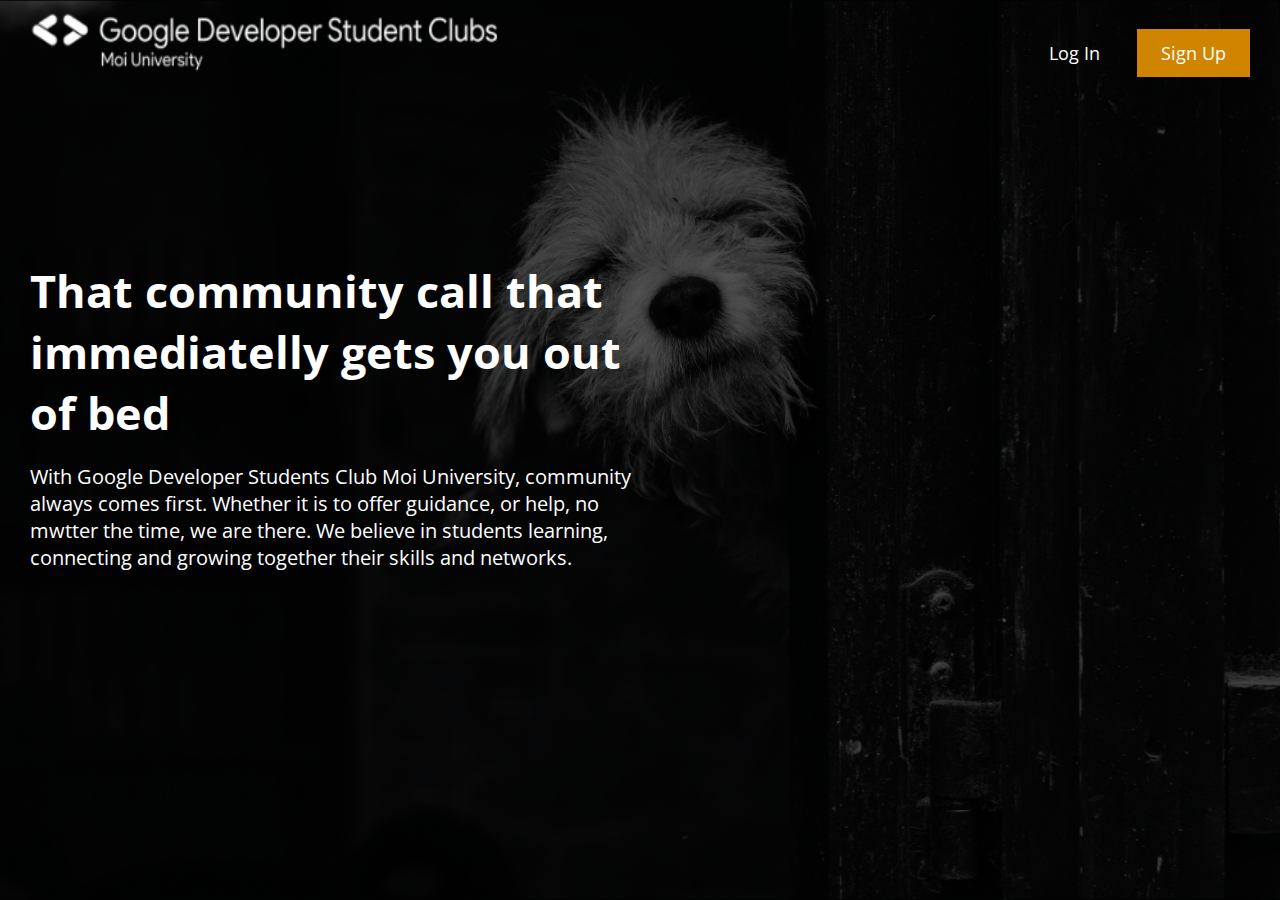
<file: index.html>
<!DOCTYPE html>
<html lang="en">
<head>
    <meta charset="UTF-8">
    <meta http-equiv="X-UA-Compatible" content="IE=edge">
    <meta name="viewport" content="width=device-width, initial-scale=1.0">
    <link rel="stylesheet" href="css/style.css">
    <link rel="preconnect" href="https://fonts.googleapis.com" >
<link rel="preconnect" href="https://fonts.gstatic.com" crossorigin>
<link href="https://fonts.googleapis.com/css2?family=Open+Sans:ital,wght@0,300;1,800&display=swap" rel="stylesheet">
    <title>Landing page</title>
</head>
<body>
    <div class="showcase">
        <div class="container">
            <nav>
                <img src="./img/GDSC Logos.png" alt="Logo">
                <div class="nav-buttons">
                    <ul>
                        <li><a href="login.html">Log In</a></li>
                        <li><a href="signup.html">Sign Up</a></li>
                    </ul>
                </div>
        </nav>
        <main>
            <section id="info">
                <div>
                    <h1>That community call that immediatelly gets you out of bed</h1>
                    <p>With Google Developer Students Club Moi University, community always comes first. Whether it is to offer guidance, or help, no mwtter the time, we are there. We believe in students learning, connecting and growing together their skills and networks.</p>
                </div>
                <form action="">
                </form>
            </section>
        </main>
        
        </div>
        
    </div>
</body>
</html>
</file>
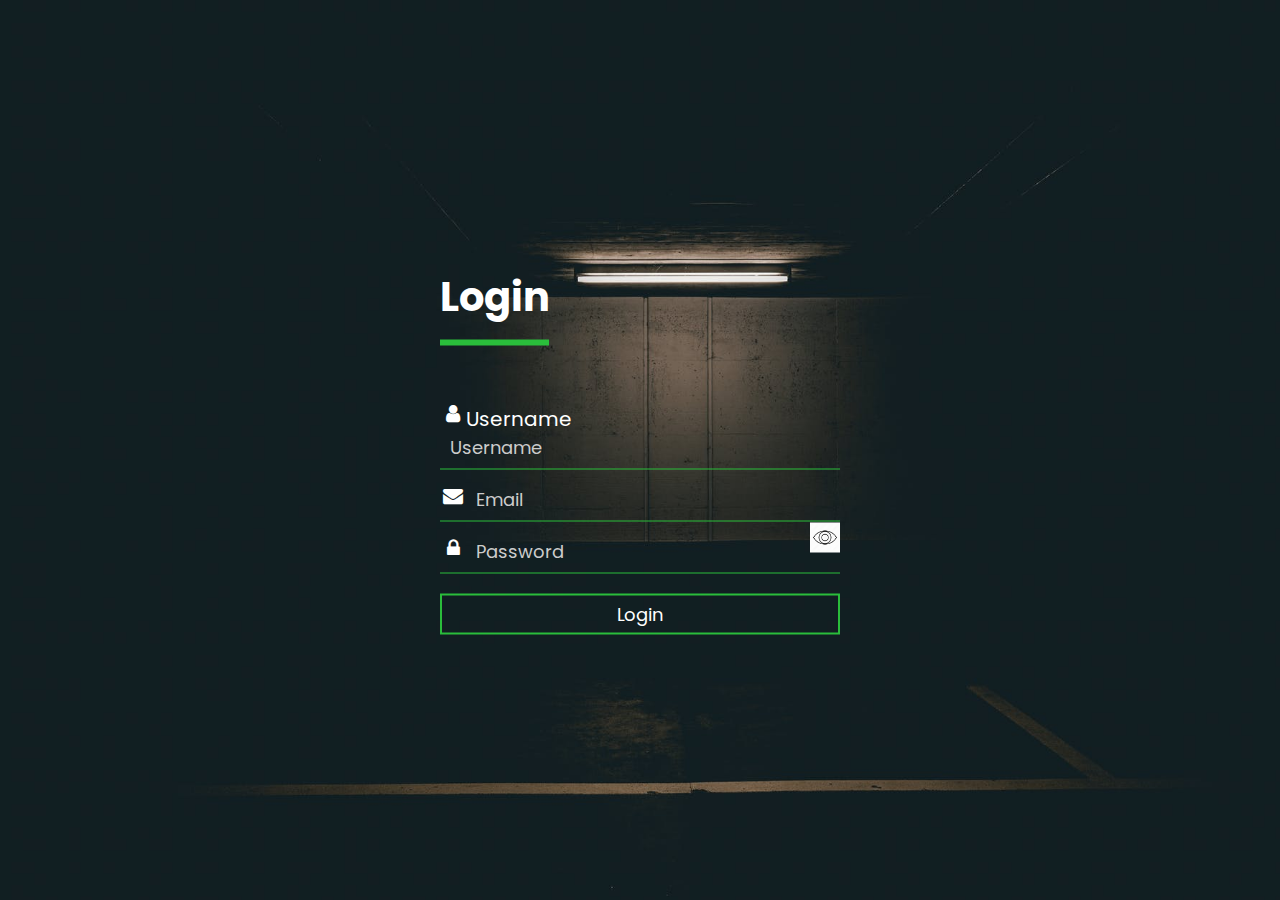
<file: login.html>
<!DOCTYPE html>
<html lang="en">
<head>
    <meta charset="UTF-8">
    <meta name="viewport" content="width=device-width, initial-scale=1.0">
    <link rel="stylesheet" href="./css/forms.css">
    <title>Login</title>
</head>
<body>
    <form id="form" action="#">
    <div class="login-box">
        <h1>Login</h1>
    <div class="textbox">
        <i class="fa fa-user" aria-hidden="true"></i>
        <label for="username">Username</label>
        <input id="username" type="text" placeholder="Username" value="" >
        <span id="text1" class="txt"></span>
    </div>
    <div class="textbox" id="textbox1">
        <i class="fa fa-envelope" aria-hidden="true"></i>
        <div class="inputbox">
        <input type="email" placeholder="Email" value="" id="email" >
        <span id="text" class="txt" ></span>
        </div>
    </div>
    <div class="textbox">
        <i class="fa fa-lock" aria-hidden="true"></i>
    <input type="password" id="password" placeholder="Password" value="" >
    <span id="text2" onclick="showHide();"></span>
    <span id="text3" class="txt"></span>
    </div>
   
    <input class="btn" type="button" value="Login" onclick="formChecker(event);">
    </div>
    </form>

    <script src="./scripts/validator.js"></script>
</body>
</html>
</file>
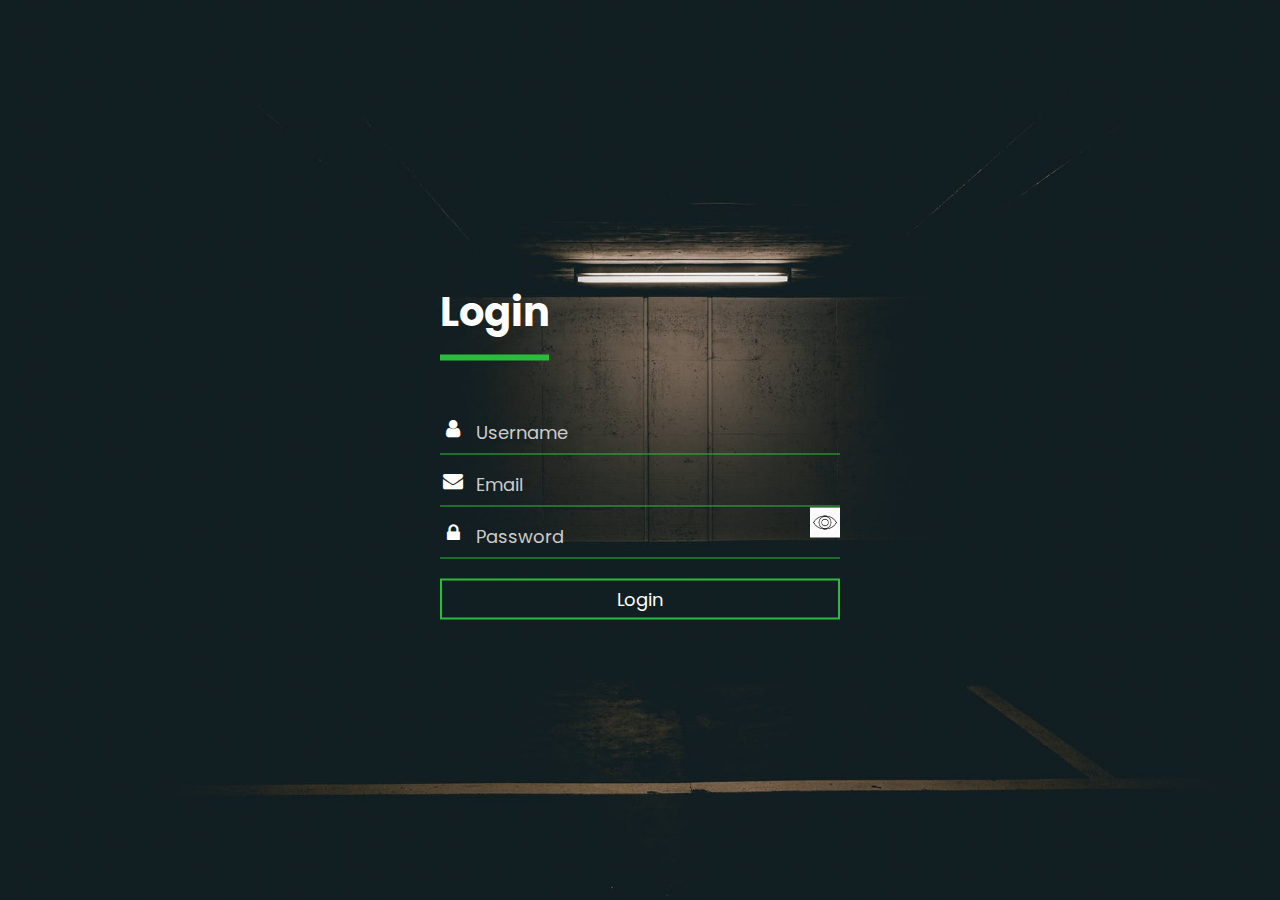
<file: signup.html>
<!DOCTYPE html>
<html lang="en">
<head>
    <meta charset="UTF-8">
    <meta name="viewport" content="width=device-width, initial-scale=1.0">
    <link rel="stylesheet" href="./css/forms.css">
    <title>Login</title>
</head>
<body>
    <form id="form" action="#">
    <div class="login-box">
        <h1>Login</h1>
    <div class="textbox">
        <i class="fa fa-user" aria-hidden="true"></i>
        <input id="username" type="text" placeholder="Username" value="" >
        <span id="text1" class="txt"></span>
    </div>
    <div class="textbox" id="textbox1">
        <i class="fa fa-envelope" aria-hidden="true"></i>
        <div class="inputbox">
        <input type="email" placeholder="Email" value="" id="email" >
        <span id="text" class="txt" ></span>
        </div>
    </div>
    <div class="textbox">
        <i class="fa fa-lock" aria-hidden="true"></i>
    <input type="password" id="password" placeholder="Password" value="" >
    <span id="text2" onclick="showHide();"></span>
    <span id="text3" class="txt"></span>
    </div>
   
    <input class="btn" type="button" value="Login" onclick="formChecker(event);">
    </div>
    </form>

    <script src="./scripts/validator.js"></script>
</body>
</html>
</file>
<file: css/style.css>
:root {
    --secondary-color: rgba(229, 148, 0, 0.9);
    --text-color:#fff;
    --title-size: 45px;
    --info-size: 20px;
    --button-text-size:18px;
    --overlay-color: rgba(0, 0, 0, 0.65);
}
  
*{
    padding: 0;
    margin: 0;
    box-sizing: border-box;
}

body{
font-family: 'Open Sans', sans-serif;
font-size: var(--info-size);
color: var(--text-color);
}

.container li>a {
    text-decoration: none;
    color: #fff
}

.container{
    padding: 0 20px;
    margin: 0 10px;
}

.showcase{
    height: 100vh;
    background: var(--overlay-color);
    position: relative;
}

.showcase::before{
    content: "";
    /* background: var(--overlay-color); */
    background: url(../img/showcase.jpg) no-repeat center center/cover;
    position: absolute;
    top: 0;
    left: 0;
    width: 100%;
    height: 100%;
    z-index: -1;
}

nav{
    display: flex;
    flex-direction: row;
    justify-content: space-between;
    align-items: center;
    padding: 10px 0 20px 0;
}

nav img{
    height: 70px;
    width: 467px;
}

.nav-buttons>ul>li{
display: inline-block;
text-decoration: none;
text-align: center;
font-size: var(--button-text-size);
border: none;
color: #fff;
padding: 0.75rem 1.5rem;
margin-top: 1rem;
}

.nav-buttons>ul>li:first-child{
    padding-right: 2rem;
}

.nav-buttons>ul>li:first-child:hover{
border-bottom: 3px solid var(--secondary-color);
transition: all 1s ease-in-out;
}

.nav-buttons>ul>li:last-child{
    background: var(--secondary-color);
}

.nav-buttons>ul>li:last-child:hover{
    background: var(--text-color);
    color: var(--overlay-color);
    transition: all 1s ease-in-out;
}

#info{
    height: 70vh;
    width: 50vw;
    display: flex;
    flex-direction: column;
    justify-content: center;
    align-items: flex-start;
}

#info h1{
    padding-bottom: 20px;
    font-size: var(--title-size);
}
</file>
<file: css/forms.css>
@import "https://maxcdn.bootstrapcdn.com/font-awesome/4.6.3/css/font-awesome.min.css";
@import url(https://fonts.googleapis.com/css?family=Poppins&display=swap);

* {
    font-family: 'Poppins', sans-serif;
    margin: 0;
    padding: 0;
}
body{
    margin: 0;
    padding: 0;
    font-family: sans-serif;
    min-height: 100vh;
    background: url(../img/bg3.jpeg) no-repeat;
    background-size: cover;
}
.login-box{
    width: 400px;
    top: 50%;
    position: absolute;
    left: 50%;
    transform: translate(-50%,-50%);
    color: white;
}
.login-box h1{
    float: left;
    font-size: 40px;
    border-bottom: 6px solid #2abd3b;
    margin-bottom: 50px;
    padding: 13px 0;
}
.textbox{
    width: 100%;
    overflow: hidden;
    font-size: 20px;
    padding: 8px 0;
    margin: 8px 0;
    border-bottom: 1px solid #2abd3b;
}
.textbox i{
    width: 26px;
    float: left;
    text-align: center;
}
.textbox input{
    border: none;
    background: none;
    outline: none;
    color: white;
    font-size: 18px;
    width: 80%;
    float: left;
    margin: 0 10px;
}
.btn{
    width: 100%;
    background: none;
    border: 2px solid #2abd3b;
    color: white;
    padding: 5px;
    font-size: 18px;
    cursor: pointer;
    margin: 12px 0;
}

.txt {
    display: block;
    color: #000;
    font-weight: 300;
    padding: 5px;
    font-style: italic;
}
.textbox input::placeholder {
    color: #ccc;
}
#text2 {
    position: absolute;
    top: inherit;
    right: 0px;
    transform: translateY(-50%);
    width: 30px;
    height: 30px;
    background: url(../img/show.png);
    background-size: cover;
    cursor: pointer;
}
#text2.hide {
    background: url(../img/hide.png);
    background-size: cover;
}
</file>
